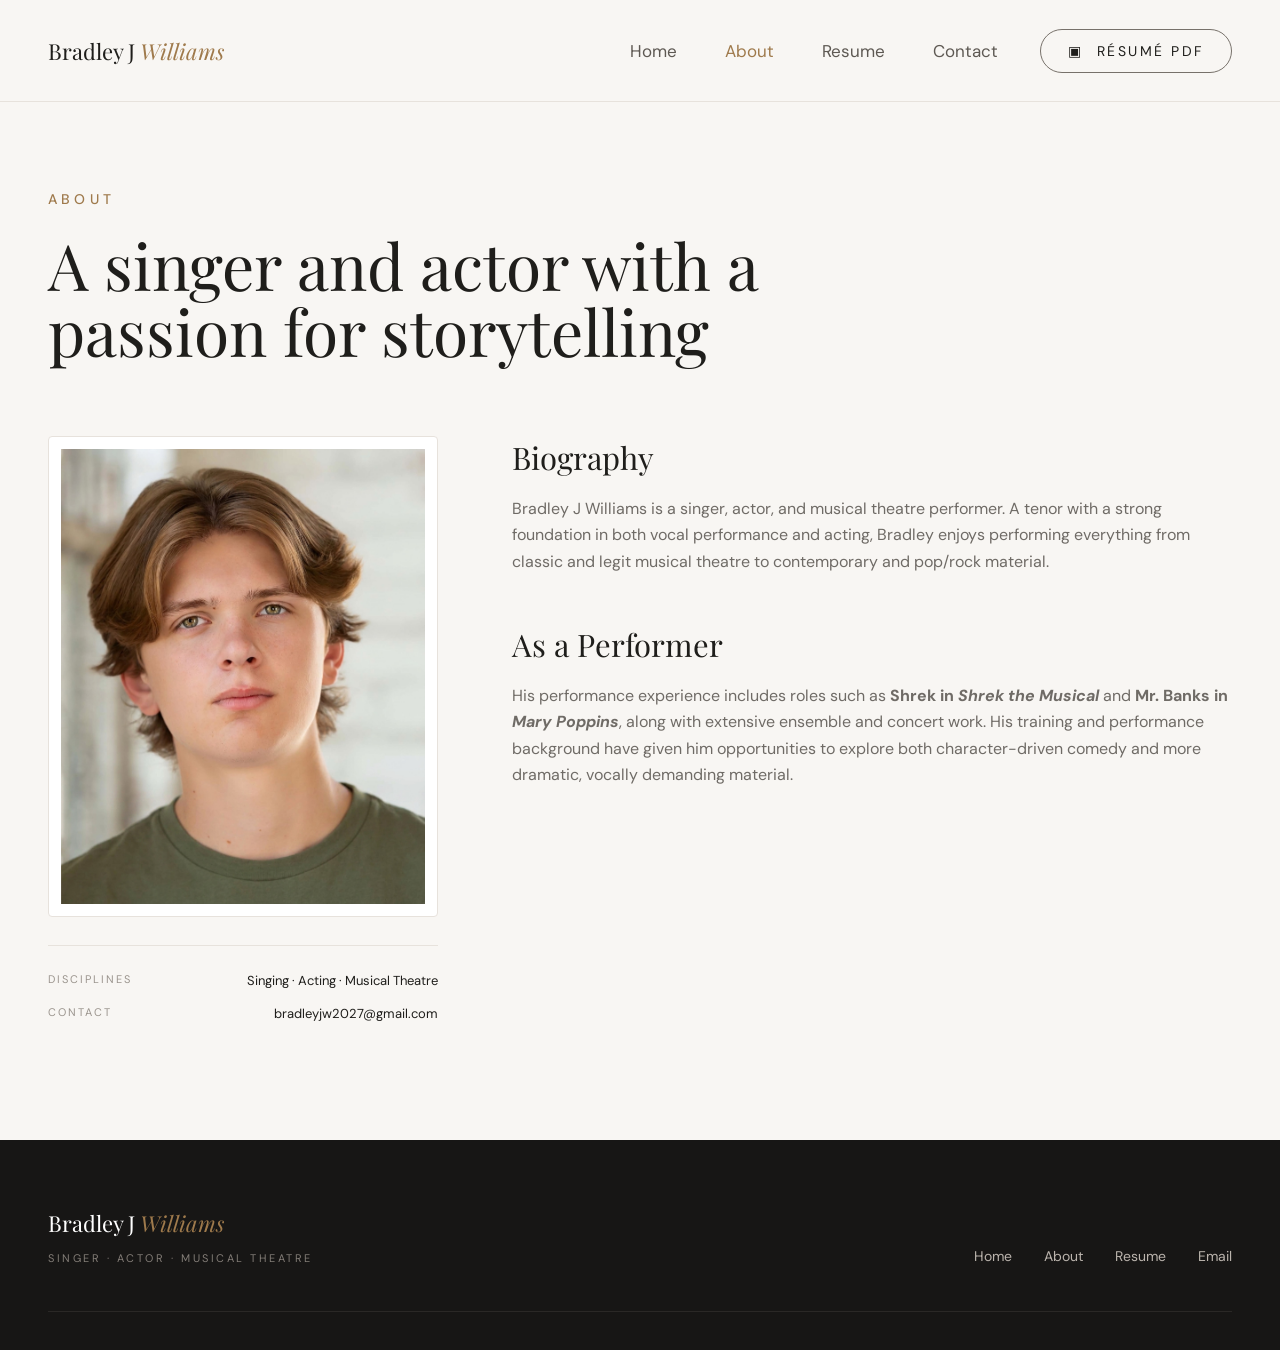
<file: about/index.html>
<!doctype html>
<html lang="en">
<head>
  <meta charset="utf-8">
  <meta name="viewport" content="width=device-width, initial-scale=1">
  <title>About Bradley Williams | Musical Theatre Performer</title>
  <meta name="description" content="Learn about Bradley Williams, a Texas-based singer, actor, tenor, and musical theatre performer with experience in roles including Shrek and Mr. Banks.">
  <meta name="robots" content="index,follow">
  <link rel="canonical" href="https://bradleywilliams.com/about/">
  <meta property="og:type" content="profile">
  <meta property="og:title" content="About Bradley Williams | Musical Theatre Performer">
  <meta property="og:description" content="Biography and performance background for Bradley Williams, singer, actor, tenor, and musical theatre performer.">
  <meta property="og:url" content="https://bradleywilliams.com/about/">
  <meta property="og:image" content="https://bradleywilliams.com/assets/images/bradley-serious-headshot.jpg">
  <link rel="stylesheet" href="/css/styles.css">
</head>
<body>
<header class="site-header">
  <div class="header-inner">
    <a class="brand" href="/">Bradley J <em>Williams</em></a>
    <div class="nav-wrap">
      <nav class="main-nav" aria-label="Primary navigation">
        <a href="/">Home</a>
<a class="active" href="/about/">About</a>
<a href="/resume/">Resume</a>
<a href="/#contact">Contact</a>
      </nav>
      <a class="pill header-resume" href="/assets/Bradley-Williams-Resume.pdf" target="_blank" rel="noreferrer">▣&nbsp; Résumé PDF</a>
      <button class="mobile-menu-button" type="button">Menu</button>
    </div>
  </div>
</header>
<main>
  <section class="about-page-hero">
    <div class="container">
      <div class="eyebrow">About</div>
      <h1 class="about-page-title">A singer and actor with a passion for storytelling</h1>
    </div>
  </section>

  <section class="about-detail-section">
    <div class="container about-detail-grid">
      <div class="about-photo-column">
        <div class="about-photo-card">
          <img src="/assets/images/bradley-serious-headshot.jpg" alt="Bradley J Williams headshot">
        </div>
        <div class="about-facts">
          <div class="about-fact">
            <span class="label">Disciplines</span>
            <span class="value">Singing · Acting · Musical Theatre</span>
          </div>
          <div class="about-fact">
            <span class="label">Contact</span>
            <span class="value"><a href="mailto:bradleyjw2027@gmail.com">bradleyjw2027@gmail.com</a></span>
          </div>
        </div>
      </div>

      <div class="about-copy-stack">
        <section>
          <h2>Biography</h2>
          <p>Bradley J Williams is a singer, actor, and musical theatre performer. A tenor with a strong foundation in both vocal performance and acting, Bradley enjoys performing everything from classic and legit musical theatre to contemporary and pop/rock material.</p>
        </section>

        <section>
          <h2>As a Performer</h2>
          <p>His performance experience includes roles such as <strong>Shrek in</strong> <strong><em>Shrek the Musical</em></strong> and <strong>Mr. Banks in</strong> <strong><em>Mary Poppins</em></strong>, along with extensive ensemble and concert work. His training and performance background have given him opportunities to explore both character-driven comedy and more dramatic, vocally demanding material.</p>
        </section>

      </div>
    </div>
  </section>
</main>
<footer class="site-footer">
  <div class="container">
    <div class="footer-top">
      <div>
        <div class="footer-brand">Bradley J <em>Williams</em></div>
        <div class="footer-tagline">Singer · Actor · Musical Theatre</div>
      </div>
      <nav class="footer-nav">
        <a href="/">Home</a>
        <a href="/about/">About</a>
        <a href="/resume/">Resume</a>
        <a href="mailto:bradleyjw2027@gmail.com">Email</a>
      </nav>
    </div>
    <div class="footer-rule"></div>
  </div>
</footer>
<script src="/js/main.js"></script>
</body>
</html>
</file>
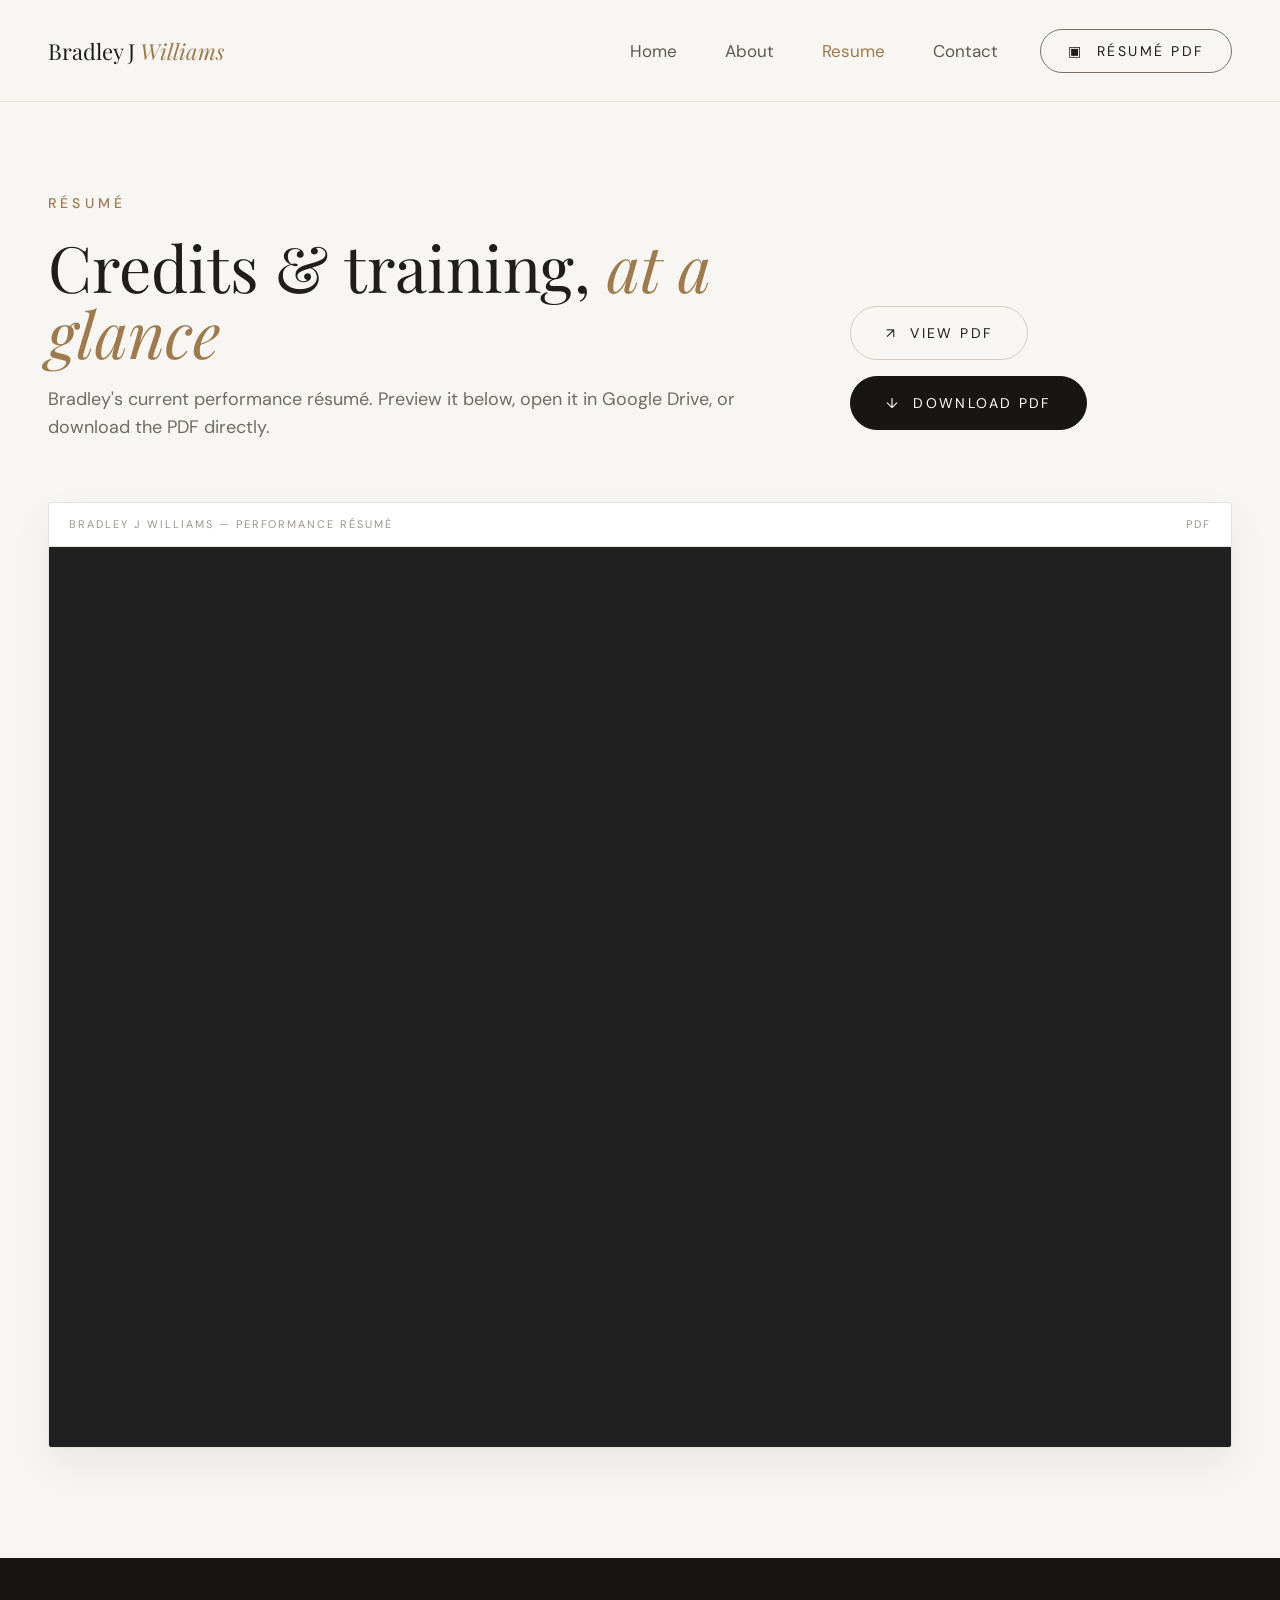
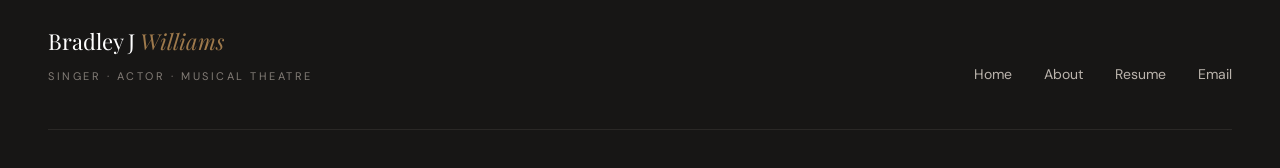
<file: resume/index.html>
<!doctype html>
<html lang="en">
<head>
  <meta charset="utf-8">
  <meta name="viewport" content="width=device-width, initial-scale=1">
  <title>Bradley Williams Résumé | Actor, Singer & Tenor</title>
  <meta name="description" content="View the performance résumé of Bradley Williams, a Texas-based actor, singer, tenor, and musical theatre performer.">
  <meta name="robots" content="index,follow">
  <link rel="canonical" href="https://bradleywilliams.com/resume/">
  <meta property="og:type" content="website">
  <meta property="og:title" content="Bradley Williams Résumé | Actor, Singer & Tenor">
  <meta property="og:description" content="Performance résumé, credits, and training for Bradley Williams, musical theatre singer and actor.">
  <meta property="og:url" content="https://bradleywilliams.com/resume/">
  <meta property="og:image" content="https://bradleywilliams.com/assets/images/bradley-headshot.jpg">
  <link rel="stylesheet" href="/css/styles.css">
</head>
<body class="resume-page">
<header class="site-header">
  <div class="header-inner">
    <a class="brand" href="/">Bradley J <em>Williams</em></a>
    <div class="nav-wrap">
      <nav class="main-nav" aria-label="Primary navigation">
        <a href="/">Home</a>
<a href="/about/">About</a>
<a class="active" href="/resume/">Resume</a>
<a href="/#contact">Contact</a>
      </nav>
      <a class="pill header-resume" href="/assets/Bradley-Williams-Resume.pdf" target="_blank" rel="noreferrer">▣&nbsp; Résumé PDF</a>
      <button class="mobile-menu-button" type="button">Menu</button>
    </div>
  </div>
</header>
<main>
  <section class="resume-page-hero">
    <div class="container resume-page-top">
      <div>
        <div class="eyebrow">Résumé</div>
        <h1 class="resume-page-title">Credits &amp; training, <em>at a glance</em></h1>
        <p class="section-lede">Bradley's current performance résumé. Preview it below, open it in Google Drive, or download the PDF directly.</p>
      </div>
      <div class="resume-actions">
        <a class="btn" href="/assets/Bradley-Williams-Resume.pdf" target="_blank" rel="noreferrer">↗&nbsp; View PDF</a>
        <a class="btn btn-dark" href="/assets/Bradley-Williams-Resume.pdf" target="_blank" rel="noreferrer">↓&nbsp; Download PDF</a>
      </div>
    </div>
  </section>

  <section class="resume-preview-shell">
    <div class="resume-preview-card">
      <div class="resume-preview-bar">
        <span>Bradley J Williams — Performance Résumé</span>
        <span>PDF</span>
      </div>
      <div class="resume-preview-frame">
        <iframe src="/assets/Bradley-Williams-Resume.pdf" title="Bradley Williams résumé PDF preview" loading="lazy"></iframe>
      </div>
    </div>
  </section>
</main>
<footer class="site-footer">
  <div class="container">
    <div class="footer-top">
      <div>
        <div class="footer-brand">Bradley J <em>Williams</em></div>
        <div class="footer-tagline">Singer · Actor · Musical Theatre</div>
      </div>
      <nav class="footer-nav">
        <a href="/">Home</a>
        <a href="/about/">About</a>
        <a href="/resume/">Resume</a>
        <a href="mailto:bradleyjw2027@gmail.com">Email</a>
      </nav>
    </div>
    <div class="footer-rule"></div>
  </div>
</footer>
<script src="/js/main.js"></script>
</body>
</html>
</file>
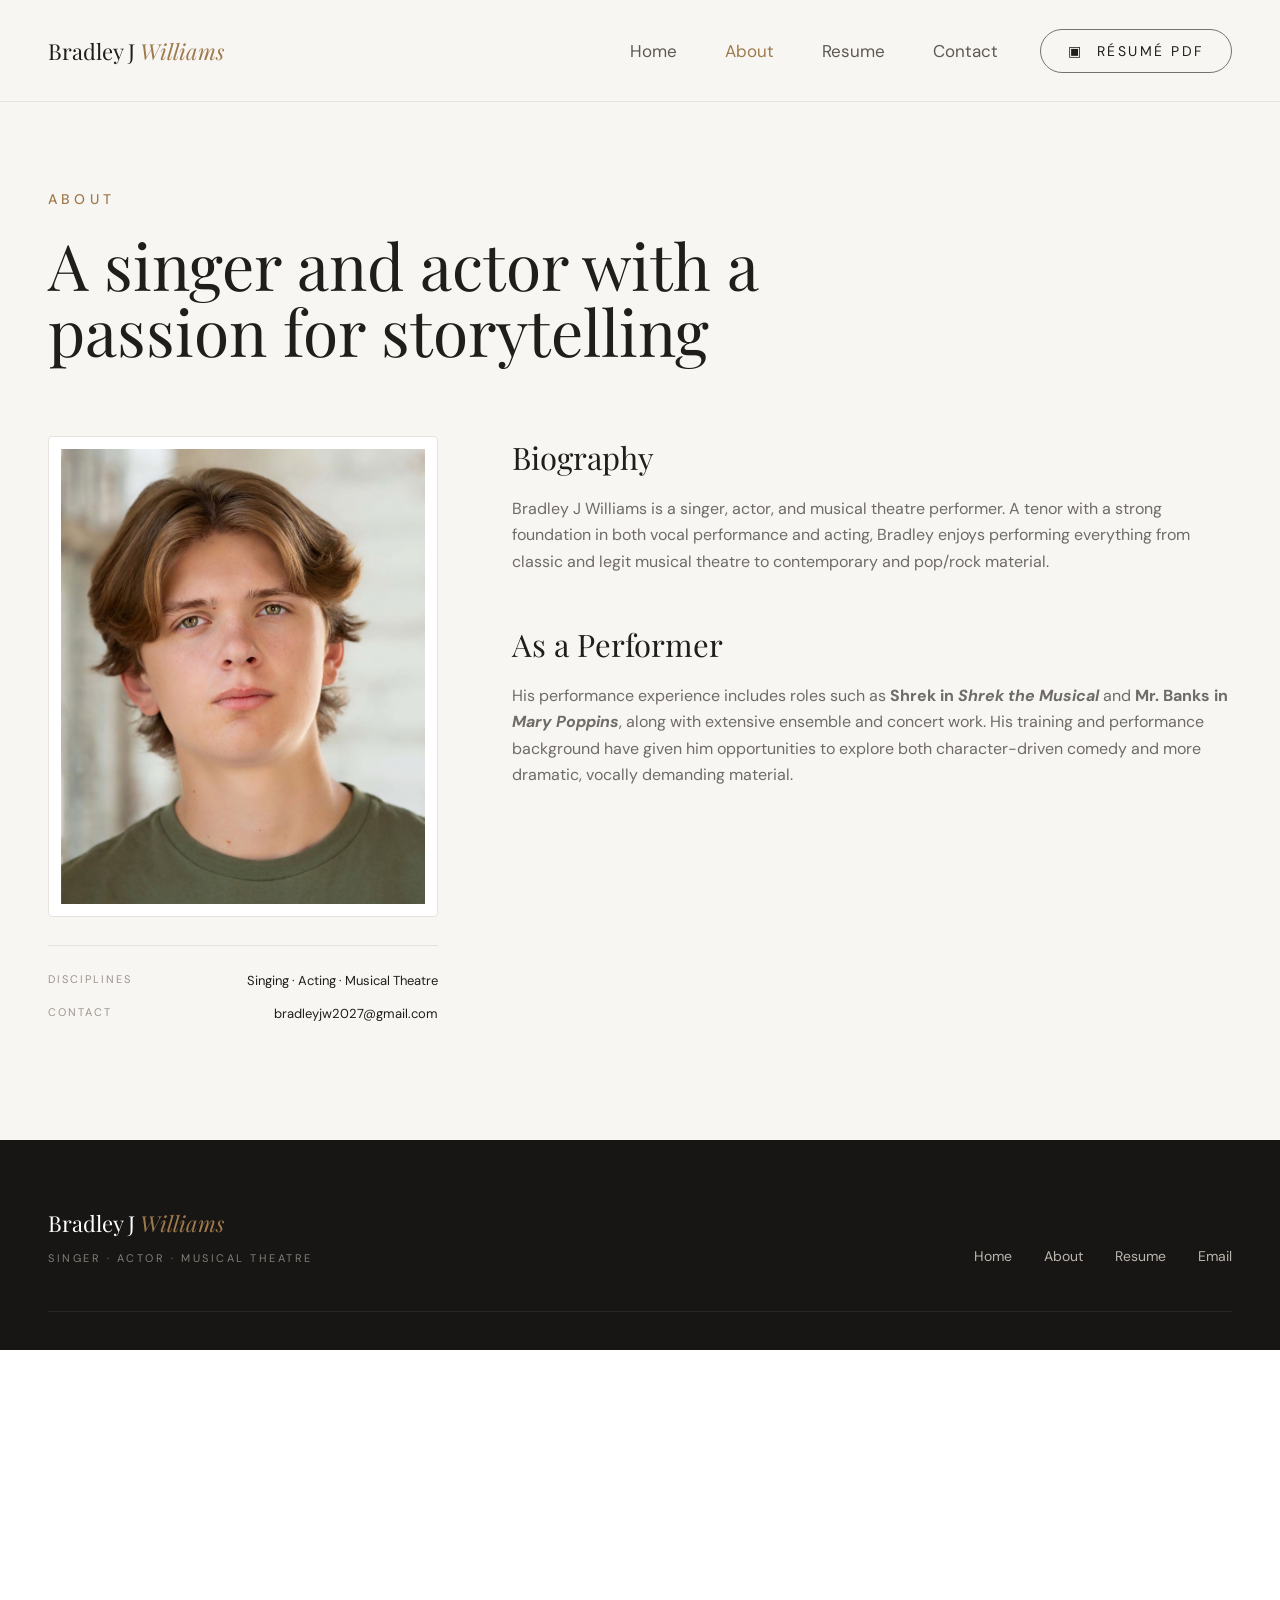
<file: about.html>
<!doctype html>
<html lang="en">
<head>
  <meta charset="utf-8">
  <meta http-equiv="refresh" content="0; url=/about/">
  <link rel="canonical" href="/about/">
  <title>About</title>
</head>
<body>
  <p><a href="/about/">Continue to About</a></p>
</body>
</html>
</file>
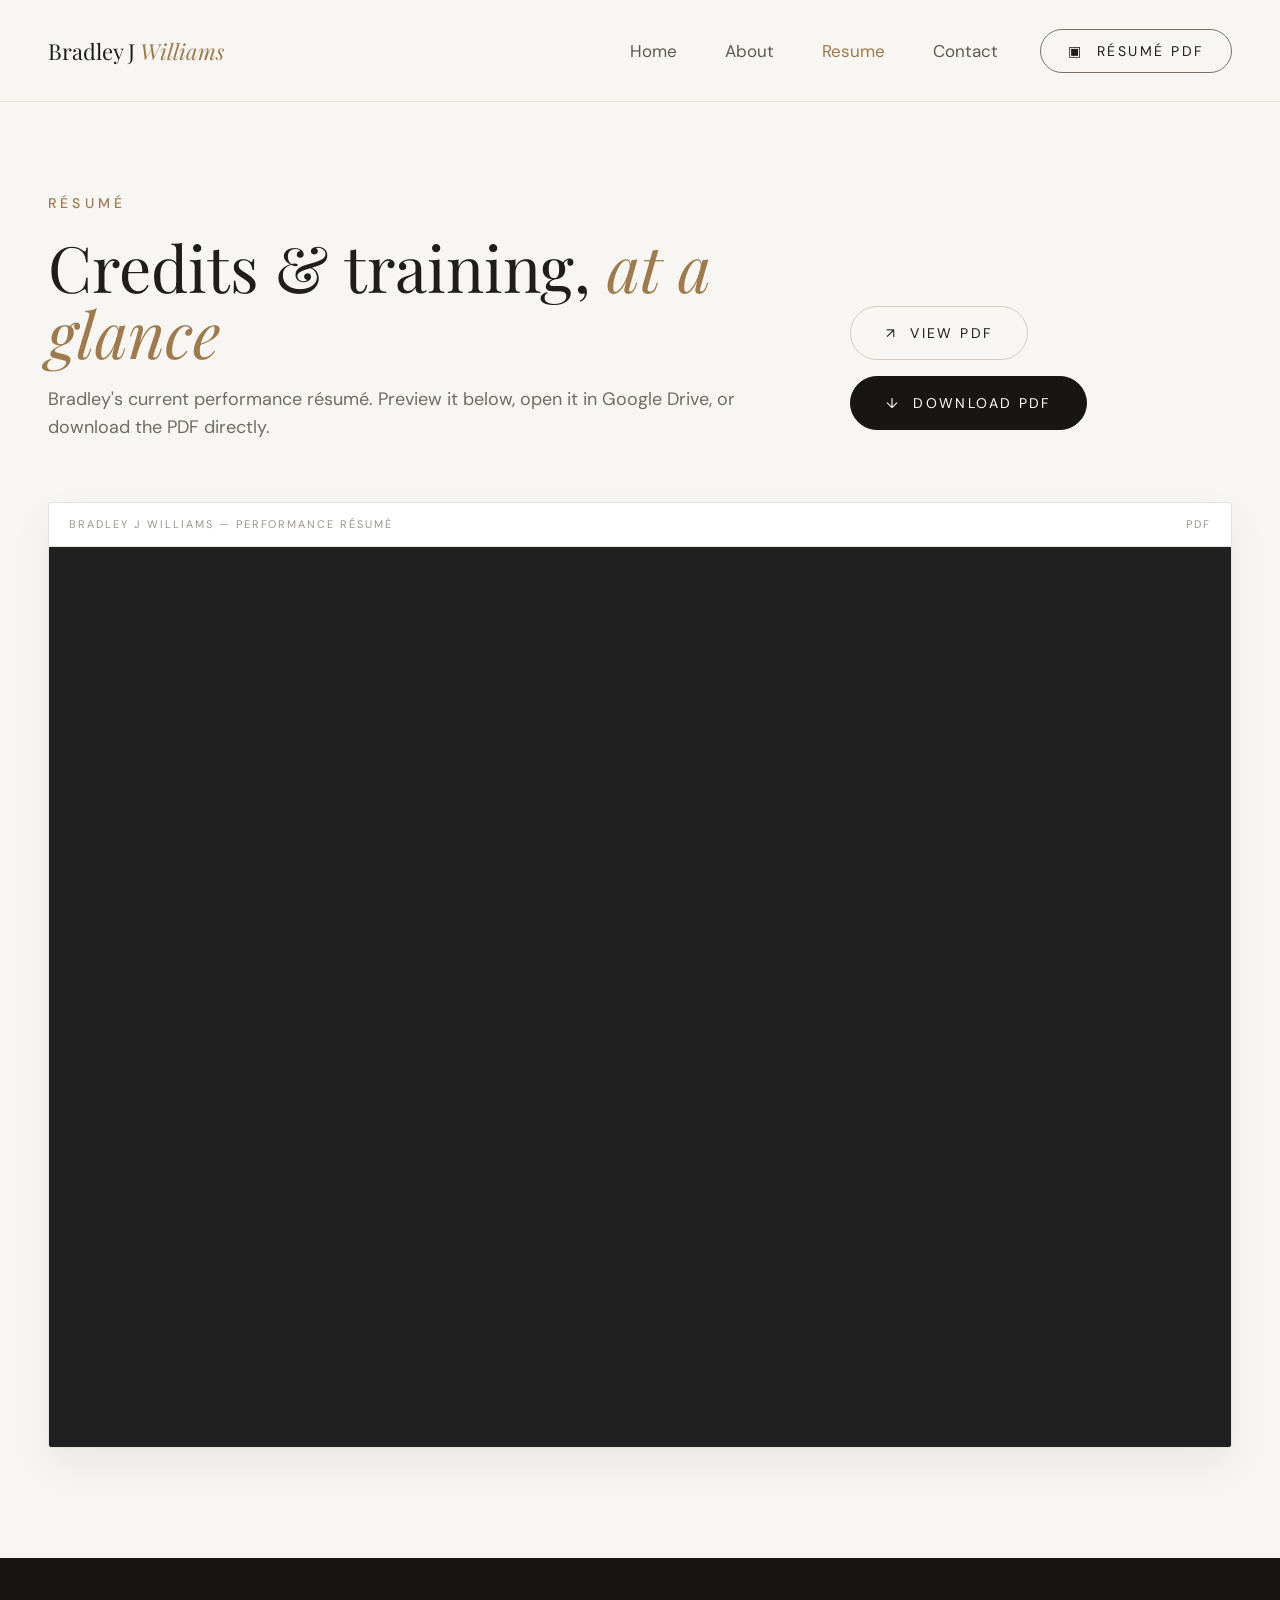
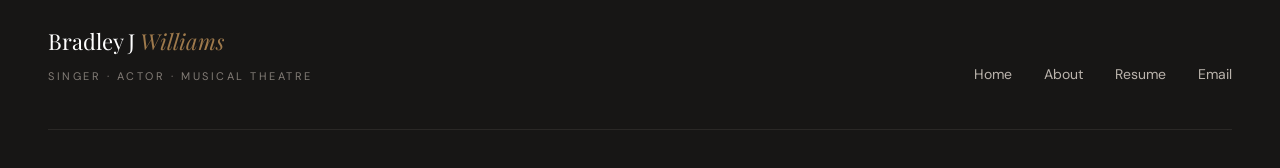
<file: resume.html>
<!doctype html>
<html lang="en">
<head>
  <meta charset="utf-8">
  <meta http-equiv="refresh" content="0; url=/resume/">
  <link rel="canonical" href="/resume/">
  <title>Resume</title>
</head>
<body>
  <p><a href="/resume/">Continue to Resume</a></p>
</body>
</html>
</file>
<file: css/styles.css>
@import url('https://fonts.googleapis.com/css2?family=DM+Sans:wght@300;400;500;600&family=Playfair+Display:ital,wght@0,400;1,400&display=swap');

:root {
  --paper: #f8f6f3;
  --white: #ffffff;
  --ink: #1f1e1b;
  --muted: #6f6b66;
  --gold: #9f7a4c;
  --olive: #4d4c39;
  --line: #e7e2dc;
  --dark: #171615;
  --max: 1440px;
  --serif: "Playfair Display", Georgia, "Times New Roman", serif;
  --sans: "DM Sans", Arial, sans-serif;
}
* { box-sizing: border-box; }
html { scroll-behavior: smooth; }
body { margin:0; color:var(--ink); font-family:var(--sans); background:#fff; -webkit-font-smoothing:antialiased; }
a { color:inherit; text-decoration:none; }
img { display:block; max-width:100%; }
button { font:inherit; }
.container { width:min(calc(100% - 96px), var(--max)); margin:0 auto; }

.site-header {
  height:102px; background:rgba(248,246,243,.96); border-bottom:1px solid var(--line);
  display:flex; align-items:center; position:sticky; top:0; z-index:20; backdrop-filter:blur(10px);
}
.header-inner {
  width:min(calc(100% - 96px), 1885px); margin:0 auto; display:flex; align-items:center; justify-content:space-between;
}
.brand { font-family:var(--serif); font-size:22px; white-space:nowrap; }
.brand em { color:var(--gold); font-weight:400; }
.nav-wrap { display:flex; align-items:center; gap:42px; }
.main-nav { display:flex; gap:48px; align-items:center; }
.main-nav a { color:#5e5953; font-size:17px; }
.main-nav a:hover, .main-nav a.active { color:var(--gold); }

.pill, .btn { display:inline-flex; align-items:center; justify-content:center; gap:11px; border-radius:999px; transition:.2s ease; }
.pill { padding:12px 27px; border:1px solid #77716a; font-size:14px; letter-spacing:.18em; text-transform:uppercase; }
.pill:hover { background:var(--ink); color:#fff; }

.hero { background:var(--paper); border-bottom:1px solid var(--line); }
.hero-inner {
  min-height:900px; width:min(calc(100% - 96px), 1885px); margin:0 auto;
  display:grid; grid-template-columns:1.15fr .85fr; align-items:center; gap:100px; padding:95px 0 105px;
}
.eyebrow { color:var(--gold); text-transform:uppercase; font-size:14px; letter-spacing:.30em; font-weight:500; }
.hero h1, .section-title, .page-title { font-family:var(--serif); font-weight:400; }
.hero h1 { font-size:clamp(56px, 5vw, 72px); margin:30px 0 28px; line-height:1.03; }
.hero h1 em { color:var(--gold); font-weight:400; }
.hero-copy { max-width:770px; color:var(--muted); font-size:22px; line-height:1.5; margin:0; }
.hero-actions { display:flex; gap:20px; margin-top:62px; flex-wrap:wrap; }
.btn {
  min-height:54px; padding:0 35px; border:1px solid #d1cbc4; text-transform:uppercase;
  letter-spacing:.17em; font-size:14px; background:transparent;
}
.btn-dark { background:var(--dark); color:#fff; border-color:var(--dark); }
.btn:hover { transform:translateY(-1px); }
.btn-dark:hover { background:#2a2826; }

.portrait-wrap {
  justify-self:center; width:min(100%, 590px); padding:18px; border:1px solid #e1ddd8;
  border-radius:5px; background:#fff; box-shadow:0 26px 40px rgba(33,29,24,.10);
}
.portrait-wrap img { width:100%; aspect-ratio:.80; object-fit:cover; }

.section { padding:82px 0 104px; }
.section-head { display:flex; align-items:flex-end; justify-content:space-between; gap:40px; margin-bottom:64px; }
.section-title { font-size:43px; line-height:1.1; margin:18px 0 20px; }
.section-lede { color:var(--muted); font-size:18px; line-height:1.55; max-width:780px; margin:0; }
.text-link { text-transform:uppercase; letter-spacing:.19em; font-size:13px; color:#57524e; white-space:nowrap; }

.reel-grid { display:grid; grid-template-columns:repeat(3, 1fr); gap:42px 44px; }
.reel-card { border:1px solid var(--line); border-radius:4px; overflow:hidden; background:#fff; }
.thumb { position:relative; aspect-ratio:16/9; overflow:hidden; background:#ddd; }
.thumb img { width:100%; height:100%; object-fit:cover; }
.card-body { padding:30px 32px 34px; }
.card-kicker { color:var(--gold); font-size:12px; letter-spacing:.22em; text-transform:uppercase; }
.card-title { font-family:var(--serif); font-size:21px; margin:15px 0 6px; font-weight:400; }
.card-credit { color:#938d87; font-size:15px; }
.card-link { display:inline-block; margin-top:22px; text-transform:uppercase; font-size:12px; letter-spacing:.18em; color:#5d5853; }

.about-strip { background:var(--paper); border-top:1px solid var(--line); border-bottom:1px solid var(--line); padding:88px 0 100px; }
.about-grid { display:grid; grid-template-columns:1.3fr .7fr; align-items:center; gap:80px; }
.about-copy h2 { font-family:var(--serif); font-size:34px; line-height:1.33; font-weight:400; max-width:660px; margin:16px 0 24px; }
.about-copy p { color:var(--muted); font-size:17px; line-height:1.62; max-width:760px; }
.about-cta { justify-self:end; }

.contact { padding:112px 0 128px; }
.contact h2 { font-family:var(--serif); font-weight:400; font-size:38px; margin:15px 0 18px; }
.contact-intro { color:var(--muted); font-size:17px; line-height:1.6; max-width:760px; }
.contact-grid { margin-top:58px; display:grid; grid-template-columns:repeat(3, 1fr); gap:18px; }
.contact-card { min-height:176px; border:1px solid var(--line); background:var(--paper); padding:32px; border-radius:4px; }
.contact-icon { color:var(--gold); font-size:21px; }
.contact-label { color:#98918a; letter-spacing:.20em; text-transform:uppercase; font-size:12px; margin-top:20px; }
.contact-value { margin-top:12px; font-size:15px; }
.contact-sub { color:#a09a94; font-size:13px; margin-top:5px; }
.copy-btn { margin-top:16px; border:1px solid var(--line); background:#fff; border-radius:999px; padding:8px 13px; cursor:pointer; color:#6a645f; font-size:12px; }

.site-footer { background:var(--dark); color:#bbb4ad; padding:68px 0 38px; }
.footer-top { display:flex; align-items:flex-end; justify-content:space-between; gap:40px; }
.footer-brand { color:#fff; font-family:var(--serif); font-size:22px; }
.footer-brand em { color:var(--gold); }
.footer-tagline { margin-top:13px; text-transform:uppercase; font-size:11px; letter-spacing:.23em; color:#837d77; }
.footer-nav { display:flex; gap:32px; font-size:14px; }
.footer-rule { border-top:1px solid #2a2826; margin-top:46px; }

.page-hero { background:var(--paper); border-bottom:1px solid var(--line); padding:100px 0 90px; }
.page-title { font-size:56px; margin:18px 0 22px; }
.content-section { padding:80px 0 120px; }
.prose { max-width:820px; color:var(--muted); font-size:18px; line-height:1.8; }
.prose h2 { color:var(--ink); font-family:var(--serif); font-size:32px; font-weight:400; margin-top:46px; }
.resume-grid { display:grid; grid-template-columns:1fr 1fr; gap:42px 70px; margin-top:50px; }
.resume-block h3 { font-family:var(--serif); font-size:26px; font-weight:400; margin:0 0 18px; }
.resume-block p, .resume-block li { color:var(--muted); line-height:1.7; }
.resume-block ul { padding-left:18px; }

.mobile-menu-button { display:none; }

@media (max-width:980px) {
  .container, .header-inner, .hero-inner { width:min(calc(100% - 44px), var(--max)); }
  .main-nav, .header-resume { display:none; }
  .mobile-menu-button { display:block; border:1px solid rgba(77,76,57,.35); background:var(--paper); color:var(--olive); border-radius:999px; padding:9px 14px; font-size:13px; font-weight:500; cursor:pointer; }
  .nav-wrap.open .main-nav {
    display:flex; position:absolute; right:22px; top:78px; background:#fff; border:1px solid var(--line);
    flex-direction:column; gap:0; width:220px; box-shadow:0 16px 36px rgba(0,0,0,.08);
  }
  .nav-wrap.open .main-nav a { width:100%; padding:15px 20px; border-bottom:1px solid var(--line); }
  .hero-inner { grid-template-columns:1fr; min-height:auto; padding:80px 0; gap:65px; }
  .portrait-wrap { width:min(100%, 520px); justify-self:start; }
  .reel-grid { grid-template-columns:1fr 1fr; }
  .about-grid { grid-template-columns:1fr; }
  .about-cta { justify-self:start; }
  .contact-grid { grid-template-columns:1fr; }
}

@media (max-width:640px) {
  .site-header { height:78px; }
  .container, .header-inner, .hero-inner { width:min(calc(100% - 32px), var(--max)); }
  .brand { font-size:20px; }
  .hero-inner { padding:62px 0 70px; gap:52px; }
  .hero h1 { font-size:49px; }
  .hero-copy { font-size:18px; }
  .hero-actions { margin-top:38px; }
  .btn { width:100%; }
  .section { padding:70px 0 80px; }
  .section-head { display:block; margin-bottom:40px; }
  .section-head .text-link { display:inline-block; margin-top:24px; }
  .section-title { font-size:36px; }
  .reel-grid { grid-template-columns:1fr; gap:22px; }
  .card-body { padding:24px; }
  .about-strip { padding:70px 0; }
  .about-copy h2 { font-size:30px; }
  .contact { padding:78px 0 90px; }
  .footer-top { align-items:flex-start; flex-direction:column; }
  .footer-nav { flex-wrap:wrap; gap:18px 26px; }
  .page-title { font-size:45px; }
  .resume-grid { grid-template-columns:1fr; }
}


/* === Emergent-style About page === */
.about-page-hero {
  background: var(--paper);
  padding: 88px 0 44px;
}
.about-page-title {
  font-family: var(--serif);
  font-size: clamp(48px, 5vw, 68px);
  line-height: 1.03;
  font-weight: 400;
  max-width: 850px;
  margin: 24px 0 0;
}
.about-page-title em {
  color: var(--gold);
  font-weight: 400;
}
.about-detail-section {
  background: var(--paper);
  padding: 28px 0 110px;
}
.about-detail-grid {
  display: grid;
  grid-template-columns: 390px 1fr;
  gap: 74px;
  align-items: start;
}
.about-photo-card {
  background: #fff;
  border: 1px solid var(--line);
  padding: 12px;
  border-radius: 4px;
}
.about-photo-card img {
  width: 100%;
  aspect-ratio: 4 / 5;
  object-fit: cover;
  object-position: center top;
}
.about-facts {
  border-top: 1px solid var(--line);
  margin-top: 28px;
  padding-top: 18px;
}
.about-fact {
  display: flex;
  justify-content: space-between;
  gap: 22px;
  padding: 8px 0;
}
.about-fact .label {
  color: #9a948d;
  text-transform: uppercase;
  letter-spacing: .18em;
  font-size: 11px;
}
.about-fact .value {
  text-align: right;
  font-size: 13px;
}
.about-copy-stack h2 {
  font-family: var(--serif);
  font-size: 31px;
  font-weight: 400;
  margin: 0 0 18px;
}
.about-copy-stack p {
  color: var(--muted);
  font-size: 16px;
  line-height: 1.65;
  max-width: 720px;
}
.about-copy-stack section + section {
  margin-top: 48px;
}
.training-note {
  margin-top: 14px;
  padding: 26px 28px;
  background: #f3efe8;
  border: 1px solid #e5d9c8;
  color: var(--muted);
  line-height: 1.55;
  font-size: 15px;
}

/* === Emergent-style Resume page === */
.resume-page {
  background: var(--paper);
}
.resume-page-hero {
  padding: 92px 0 60px;
}
.resume-page-top {
  display: flex;
  justify-content: space-between;
  gap: 48px;
  align-items: flex-end;
}
.resume-page-title {
  font-family: var(--serif);
  font-size: clamp(48px, 5vw, 66px);
  line-height: 1.03;
  font-weight: 400;
  margin: 22px 0 20px;
}
.resume-page-title em {
  color: var(--gold);
  font-weight: 400;
}
.resume-actions {
  display: flex;
  gap: 16px;
  flex-wrap: wrap;
  padding-bottom: 12px;
}
.resume-preview-shell {
  width: min(calc(100% - 96px), var(--max));
  margin: 0 auto;
  padding-bottom: 110px;
}
.resume-preview-card {
  border: 1px solid var(--line);
  background: #fff;
  border-radius: 4px;
  overflow: hidden;
  box-shadow: 0 18px 40px rgba(25,23,20,.06);
}
.resume-preview-bar {
  height: 44px;
  display: flex;
  align-items: center;
  justify-content: space-between;
  padding: 0 20px;
  color: #9b948c;
  font-size: 11px;
  letter-spacing: .18em;
  text-transform: uppercase;
  border-bottom: 1px solid var(--line);
}
.resume-preview-frame {
  background: #202020;
  min-height: 900px;
}
.resume-preview-frame iframe {
  width: 100%;
  height: 900px;
  border: 0;
  display: block;
  background: #202020;
}

@media (max-width: 980px) {
  .about-detail-grid {
    grid-template-columns: 1fr;
    gap: 46px;
  }
  .about-photo-column {
    max-width: 480px;
  }
  .resume-page-top {
    display: block;
  }
  .resume-actions {
    margin-top: 28px;
  }
}
@media (max-width: 640px) {
  .about-page-hero { padding: 58px 0 24px; }
  .about-detail-section { padding-bottom: 72px; }
  .about-page-title { font-size: 46px; }
  .about-fact { display: block; }
  .about-fact .value { text-align: left; margin-top: 5px; }
  .resume-page-hero { padding: 58px 0 38px; }
  .resume-page-title { font-size: 45px; }
  .resume-preview-shell { width: min(calc(100% - 32px), var(--max)); }
  .resume-preview-frame,
  .resume-preview-frame iframe { min-height: 620px; height: 620px; }
}

.thumb-play {
  position: absolute;
  left: 50%;
  top: 50%;
  transform: translate(-50%, -50%);
  width: 62px;
  height: 62px;
  border-radius: 50%;
  background: rgba(255,255,255,.94);
  display: grid;
  place-items: center;
  z-index: 2;
  box-shadow: 0 6px 18px rgba(0,0,0,.14);
  pointer-events: none;
}
.thumb-play::after {
  content: "";
  display: block;
  margin-left: 4px;
  width: 0;
  height: 0;
  border-top: 8px solid transparent;
  border-bottom: 8px solid transparent;
  border-left: 13px solid #222;
}

.video-title-strip {
  padding: 18px 24px 16px;
  border-bottom: 1px solid var(--line);
  background: #fff;
}
.video-title-main {
  display: block;
  font-family: var(--serif);
  font-size: 20px;
  line-height: 1.2;
  color: var(--ink);
}
.video-title-sub {
  display: block;
  margin-top: 6px;
  color: var(--muted);
  font-size: 13px;
  line-height: 1.4;
}
@media (max-width: 640px) {
  .video-title-strip {
    padding: 16px 20px 14px;
  }
  .video-title-main {
    font-size: 19px;
  }
}


/* === Final performance-card layout: image + always-visible caption beneath === */
.reel-card {
  border: 1px solid var(--line);
  border-radius: 4px;
  overflow: hidden;
  background: #fff;
}
.video-card-link {
  display: block;
  background: #fff;
}
.reel-card .thumb {
  display: block;
  position: relative;
  width: 100%;
  aspect-ratio: 16 / 9;
  overflow: hidden;
  background: #ddd;
}
.reel-card .thumb img {
  display: block;
  width: 100%;
  height: 100%;
  object-fit: cover;
  object-position: center center;
}
.video-caption {
  display: block;
  min-height: 132px;
  padding: 20px 24px 22px;
  background: #fff;
  border-top: 1px solid var(--line);
}
.video-caption-source {
  color: var(--gold);
  text-transform: uppercase;
  letter-spacing: .19em;
  font-size: 11px;
  font-weight: 500;
}
.video-caption h3 {
  margin: 10px 0 8px;
  color: var(--ink);
  font-family: var(--serif);
  font-size: 22px;
  line-height: 1.2;
  font-weight: 400;
}
.video-caption-platform {
  color: var(--muted);
  text-transform: uppercase;
  letter-spacing: .12em;
  font-size: 11px;
}
.video-card-link:hover .video-caption h3 {
  color: var(--gold);
}
@media (max-width: 640px) {
  .video-caption {
    min-height: 0;
    padding: 17px 19px 19px;
  }
  .video-caption h3 {
    font-size: 21px;
  }
}
</file>
